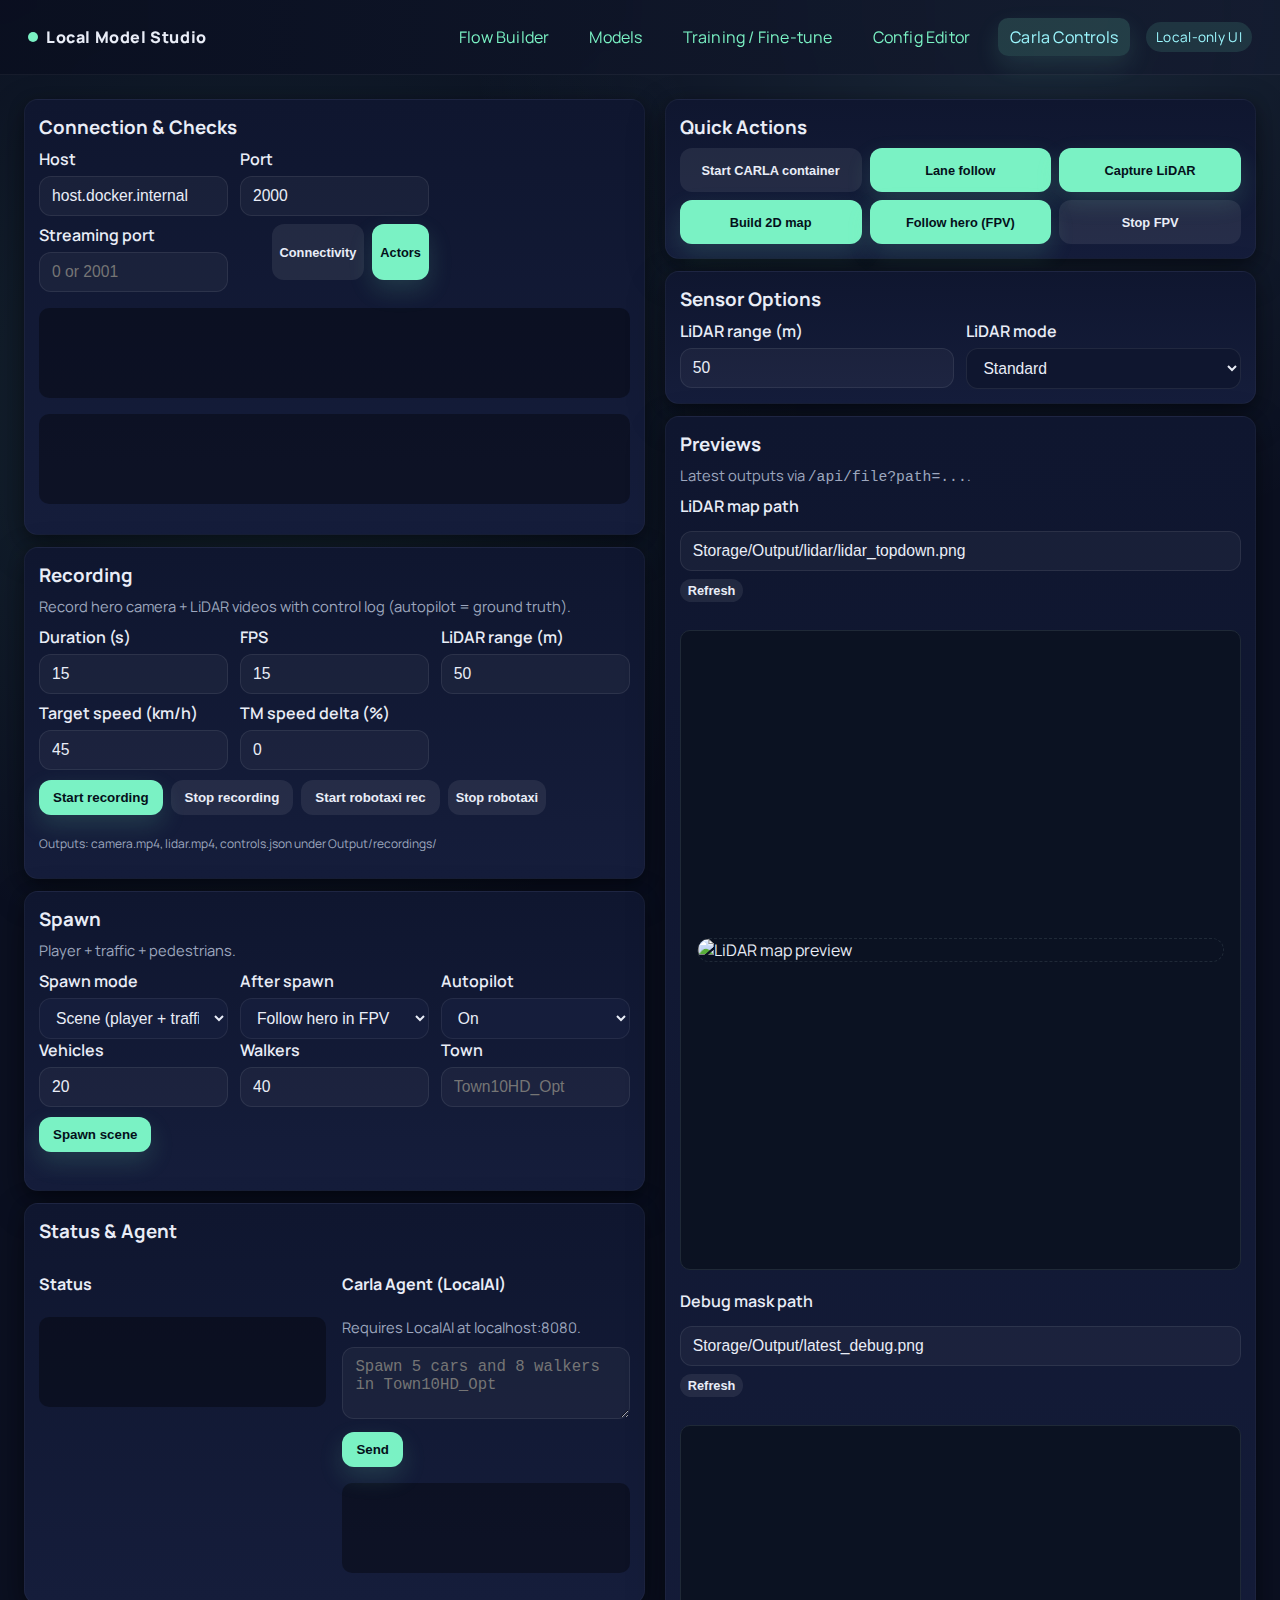
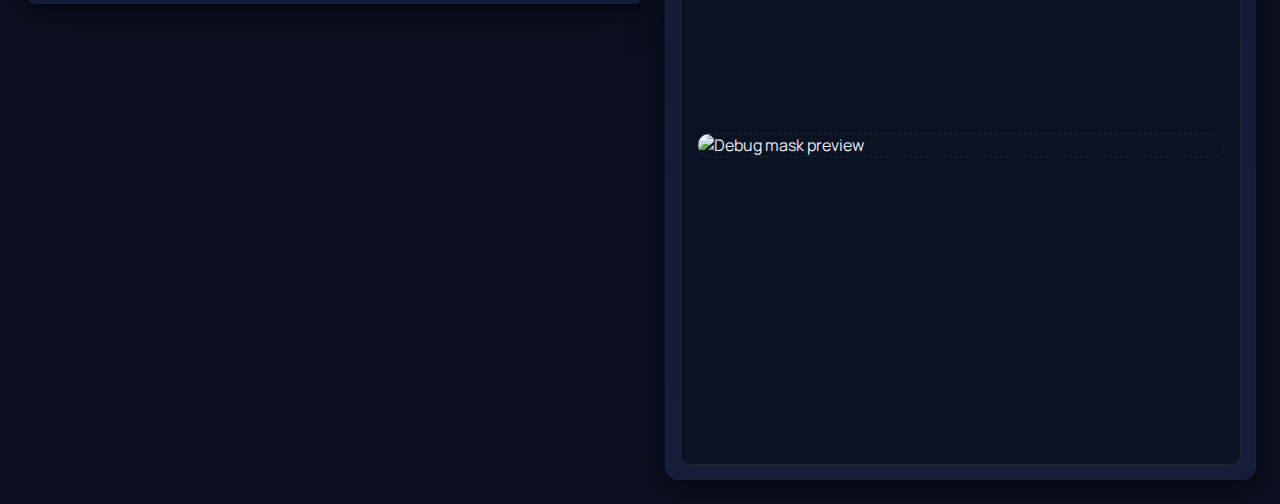
<file: WebUI/controls.html>
<!DOCTYPE html>
<html lang="en">
<head>
  <meta charset="UTF-8" />
  <meta name="viewport" content="width=device-width, initial-scale=1.0" />
  <title>Carla Controls</title>
  <link href="https://fonts.googleapis.com/css2?family=Manrope:wght@400;600;700;800&display=swap" rel="stylesheet" />
  <link rel="stylesheet" href="styles.css" />
</head>
<body>
  <header>
    <div class="brand"><div class="brand-dot"></div>Local Model Studio</div>
    <nav>
      <a href="index.html">Flow Builder</a>
      <a href="models.html">Models</a>
      <a href="training.html">Training / Fine-tune</a>
      <a href="configs.html">Config Editor</a>
      <a href="controls.html" class="active">Carla Controls</a>
      <span class="pill">Local-only UI</span>
    </nav>
  </header>
  <main class="page controls-layout">
    <section class="controls-columns">
      <div class="controls-col">
        <div class="card compact">
          <h3>Connection & Checks</h3>
          <div class="grid-2">
            <div>
              <label>Host</label>
              <input id="carla-host" value="host.docker.internal" />
            </div>
            <div>
              <label>Port</label>
              <input id="carla-port" type="number" value="2000" />
            </div>
          </div>
          <div class="grid-2" style="margin-top:8px;">
            <div>
              <label>Streaming port</label>
              <input id="carla-streaming-port" type="number" placeholder="0 or 2001" />
            </div>
            <div class="toolbar right">
              <button id="btn-connect-check" class="secondary tiny">Connectivity</button>
              <button id="btn-actor-counts" class="tiny">Actors</button>
            </div>
          </div>
          <pre id="connect-output" class="log mini"></pre>
          <pre id="actors-output" class="log mini"></pre>
        </div>

        <div class="card compact">
          <h3>Recording</h3>
          <p class="subtext">Record hero camera + LiDAR videos with control log (autopilot = ground truth).</p>
          <div class="grid-3 align-center">
            <div>
              <label>Duration (s)</label>
              <input id="rec-duration" type="number" min="1" value="15" />
            </div>
            <div>
              <label>FPS</label>
              <input id="rec-fps" type="number" min="1" value="15" />
            </div>
            <div>
              <label>LiDAR range (m)</label>
              <input id="rec-range" type="number" min="1" value="50" />
            </div>
          </div>
          <div class="grid-2 align-center" style="margin-top:8px;">
            <div>
              <label>Target speed (km/h)</label>
              <input id="robotaxi-speed" type="number" min="0" value="45" />
            </div>
            <div>
              <label>TM speed delta (%)</label>
              <input id="robotaxi-tm-diff" type="number" value="0" />
            </div>
          </div>
          <div class="toolbar space-between" style="margin-top:10px;">
            <div class="toolbar">
              <button id="btn-rec-start">Start recording</button>
              <button id="btn-rec-stop" class="secondary">Stop recording</button>
              <button id="btn-robotaxi-start" class="secondary">Start robotaxi rec</button>
              <button id="btn-robotaxi-stop" class="secondary tiny">Stop robotaxi</button>
            </div>
            <div class="muted note">Outputs: camera.mp4, lidar.mp4, controls.json under Output/recordings/</div>
          </div>
        </div>

        <div class="card compact">
          <h3>Spawn</h3>
          <p class="subtext">Player + traffic + pedestrians.</p>
          <div class="grid-3 align-center">
            <div>
              <label>Spawn mode</label>
              <select id="spawn-mode" class="compact-select">
                <option value="scene" selected>Scene (player + traffic)</option>
                <option value="hero_tm">Hero + TM traffic</option>
                <option value="hero_only">Hero only</option>
                <option value="hero_sensors">Hero with sensors</option>
                <option value="sensor_rig">Sensor rig (cam+lidar)</option>
              </select>
            </div>
            <div>
              <label>After spawn</label>
              <select id="follow-action" class="compact-select">
                <option value="none">Do nothing</option>
                <option value="follow_hero" selected>Follow hero in FPV</option>
              </select>
            </div>
            <div>
              <label>Autopilot</label>
              <select id="autopilot-select" class="compact-select">
                <option value="on" selected>On</option>
                <option value="off">Off</option>
              </select>
            </div>
          </div>
          <div class="grid-3">
            <div>
              <label>Vehicles</label>
              <input id="ctrl-vehicles" type="number" value="20" min="0" />
            </div>
            <div>
              <label>Walkers</label>
              <input id="ctrl-walkers" type="number" value="40" min="0" />
            </div>
            <div>
              <label>Town</label>
              <input id="ctrl-town" placeholder="Town10HD_Opt" />
            </div>
          </div>
          <div class="toolbar space-between" style="margin-top:10px;">
            <div class="toolbar">
              <button id="btn-spawn">Spawn scene</button>
            </div>
            <div></div>
          </div>
        </div>

        <div class="card compact">
          <h3>Status & Agent</h3>
          <div class="status-agent-row">
            <div class="status-box">
              <h4>Status</h4>
              <div class="log mini" id="ctrl-log"></div>
            </div>
            <div class="agent-box">
              <h4>Carla Agent (LocalAI)</h4>
              <p class="subtext">Requires LocalAI at localhost:8080.</p>
              <textarea id="agent-prompt" rows="2" placeholder="Spawn 5 cars and 8 walkers in Town10HD_Opt"></textarea>
              <div class="toolbar" style="margin-top:8px;">
                <button id="btn-agent-send">Send</button>
              </div>
              <pre id="agent-reply" class="log mini"></pre>
            </div>
          </div>
        </div>
      </div>

      <div class="controls-col">
        <div class="card compact">
          <h3>Quick Actions</h3>
          <div class="action-grid">
            <button id="btn-carla-start" class="secondary tiny">Start CARLA container</button>
            <button id="btn-lane" class="tiny">Lane follow</button>
            <button id="btn-lidar" class="tiny">Capture LiDAR</button>
            <button id="btn-map" class="tiny">Build 2D map</button>
            <button id="btn-follow-hero" class="tiny">Follow hero (FPV)</button>
            <button id="btn-stop-fpv" class="secondary tiny">Stop FPV</button>
          </div>
        </div>

        <div class="card compact">
          <h3>Sensor Options</h3>
          <div class="grid-2">
            <div>
              <label>LiDAR range (m)</label>
              <input id="lidar-range" type="number" value="50" min="1" step="1" />
            </div>
            <div>
              <label>LiDAR mode</label>
              <select id="lidar-mode">
                <option value="sensor.lidar.ray_cast" selected>Standard</option>
                <option value="sensor.lidar.ray_cast_semantic">Semantic</option>
              </select>
            </div>
          </div>
        </div>

        <div class="card compact wide-previews">
          <h3>Previews</h3>
          <p class="subtext">Latest outputs via <code>/api/file?path=...</code>.</p>
          <div class="preview-row">
            <div class="preview-block">
              <label>LiDAR map path</label>
              <div class="toolbar">
                <input id="preview-lidar-path" value="Storage/Output/lidar/lidar_topdown.png" />
                <button id="btn-preview-lidar" class="secondary tiny">Refresh</button>
              </div>
              <div class="node-output-preview large">
                <img id="preview-lidar-img" alt="LiDAR map preview" />
              </div>
            </div>
            <div class="preview-block">
              <label>Debug mask path</label>
              <div class="toolbar">
                <input id="preview-debug-path" value="Storage/Output/latest_debug.png" />
                <button id="btn-preview-debug" class="secondary tiny">Refresh</button>
              </div>
              <div class="node-output-preview large">
                <img id="preview-debug-img" alt="Debug mask preview" />
              </div>
            </div>
          </div>
        </div>
      </div>
    </section>
  </main>
  <script src="controls.js"></script>
</body>
</html>
</file>
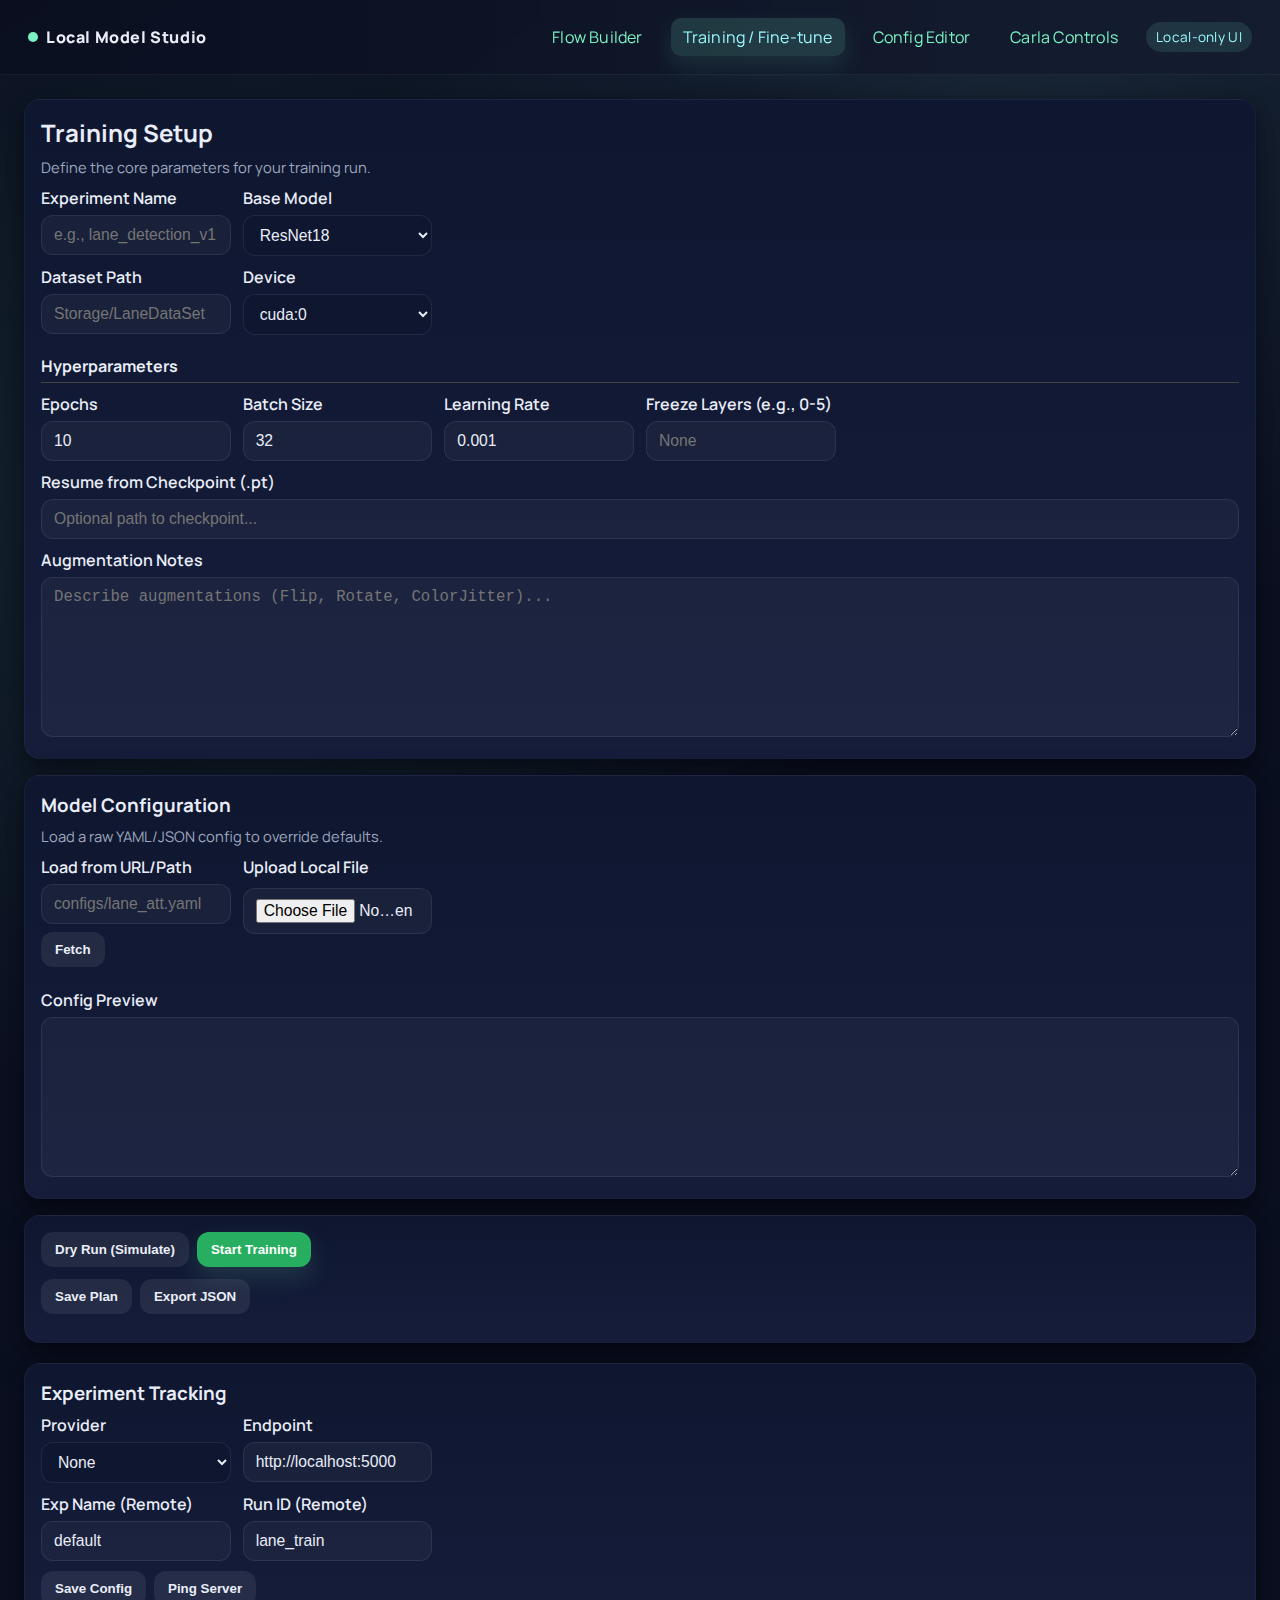
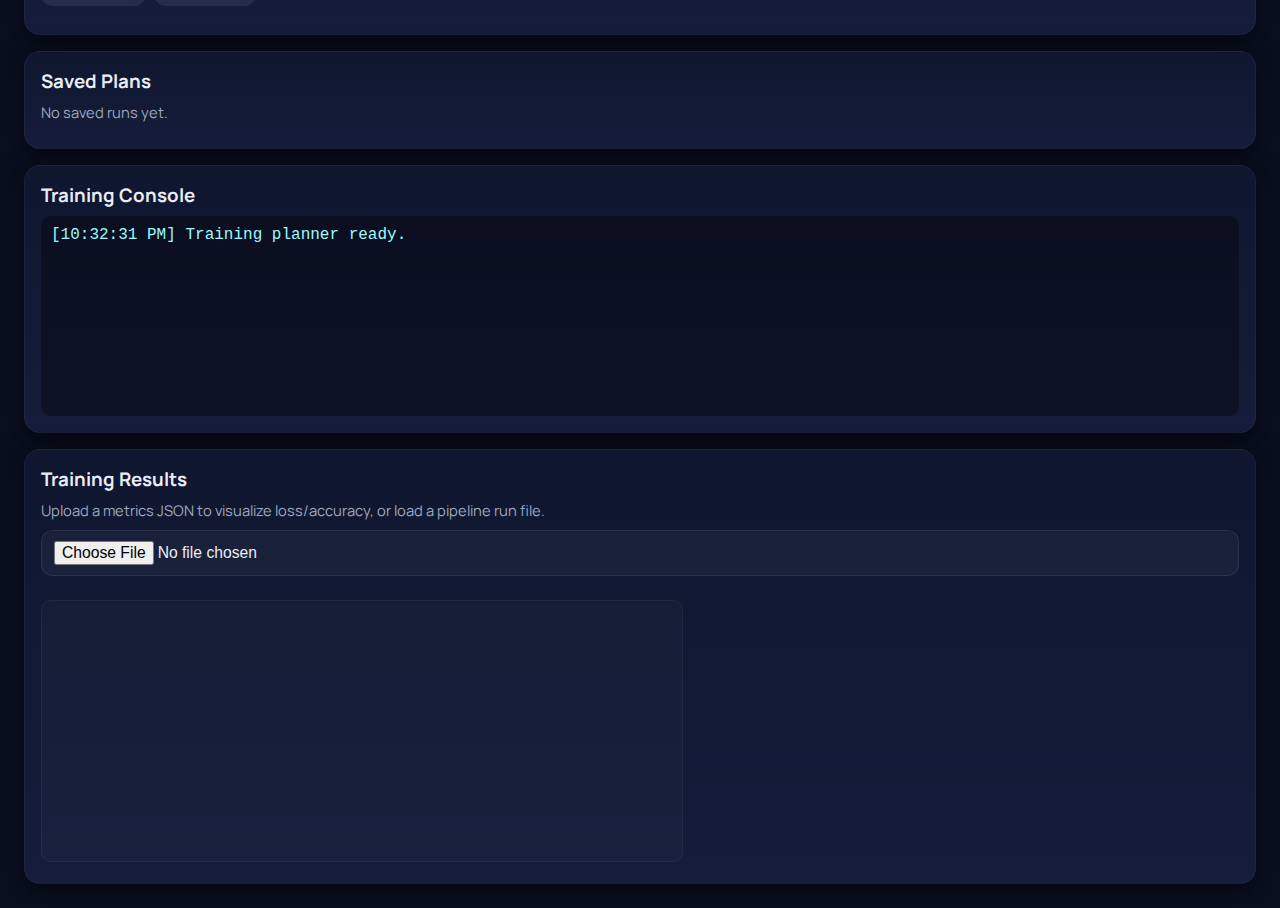
<file: WebUI/training.html>
<!DOCTYPE html>
<html lang="en">
<head>
  <meta charset="UTF-8" />
  <meta name="viewport" content="width=device-width, initial-scale=1.0" />
  <title>Training Station - Local Model Studio</title>
  <link href="https://fonts.googleapis.com/css2?family=Manrope:wght@400;600;700;800&display=swap" rel="stylesheet" />
  <link rel="stylesheet" href="styles.css" />
</head>
<body>

  <header>
    <div class="brand"><div class="brand-dot"></div>Local Model Studio</div>
    <nav>
      <a href="index.html">Flow Builder</a>
      <a href="training.html" class="active">Training / Fine-tune</a>
      <a href="configs.html">Config Editor</a>
      <a href="controls.html">Carla Controls</a>
      <span class="pill">Local-only UI</span>
    </nav>
  </header>

  <main class="page">
    <section class="stack">
      
      <div class="card">
        <h2>Training Setup</h2>
        <p class="subtext">Define the core parameters for your training run.</p>
        
        <div class="grid-2">
          <div>
            <label for="experiment-name">Experiment Name</label>
            <input id="experiment-name" type="text" placeholder="e.g., lane_detection_v1" />
          </div>
          <div>
            <label for="train-model">Base Model</label>
            <select id="train-model">
              <option value="resnet18">ResNet18</option>
              <option value="resnet34">ResNet34</option>
              <option value="yolov5s">YOLOv5s</option>
              <option value="custom">Custom Path...</option>
            </select>
          </div>
        </div>

        <div class="grid-2" style="margin-top: 10px;">
          <div>
            <label for="train-dataset">Dataset Path</label>
            <input id="train-dataset" type="text" placeholder="Storage/LaneDataSet" />
          </div>
          <div>
            <label for="device">Device</label>
            <select id="device">
              <option value="cuda:0">cuda:0</option>
              <option value="cpu">cpu</option>
              <option value="mps">mps (mac)</option>
            </select>
          </div>
        </div>

        <h4 style="margin-top: 20px; margin-bottom: 10px; border-bottom: 1px solid #444; padding-bottom: 5px;">Hyperparameters</h4>
        <div class="grid-2">
          <div>
            <label for="epochs">Epochs</label>
            <input id="epochs" type="number" value="10" />
          </div>
          <div>
            <label for="batch-size">Batch Size</label>
            <input id="batch-size" type="number" value="32" />
          </div>
          <div>
            <label for="lr">Learning Rate</label>
            <input id="lr" type="number" step="0.0001" value="0.001" />
          </div>
          <div>
            <label for="freeze">Freeze Layers (e.g., 0-5)</label>
            <input id="freeze" type="text" placeholder="None" />
          </div>
        </div>
        
        <div style="margin-top: 10px;">
           <label for="checkpoint">Resume from Checkpoint (.pt)</label>
           <input id="checkpoint" type="text" placeholder="Optional path to checkpoint..." />
        </div>

        <div style="margin-top: 10px;">
            <label for="augment-notes">Augmentation Notes</label>
            <textarea id="augment-notes" rows="2" placeholder="Describe augmentations (Flip, Rotate, ColorJitter)..."></textarea>
        </div>
      </div>

      <div class="card">
        <h3>Model Configuration</h3>
        <p class="subtext">Load a raw YAML/JSON config to override defaults.</p>
        
        <div class="grid-2">
            <div>
                <label for="config-path">Load from URL/Path</label>
                <div class="toolbar" style="margin-top: 4px;">
                    <input id="config-path" placeholder="configs/lane_att.yaml" />
                    <button id="load-config-path" class="secondary">Fetch</button>
                </div>
            </div>
            <div>
                <label for="config-file">Upload Local File</label>
                <input id="config-file" type="file" style="margin-top: 4px;" />
            </div>
        </div>

        <label for="config-preview" style="margin-top: 10px;">Config Preview</label>
        <textarea id="config-preview" rows="6" readonly style="font-family: monospace; color: #aaa;"></textarea>
      </div>

      <div class="card">
        <div class="toolbar">
            <button id="dryrun-btn" class="secondary">Dry Run (Simulate)</button>
            <button id="train-btn" style="background-color: #27ae60; color: white;">Start Training</button>
        </div>
        <div class="toolbar" style="margin-top: 10px;">
            <button id="save-train-btn" class="secondary">Save Plan</button>
            <button id="export-train-json" class="secondary">Export JSON</button>
        </div>
      </div>
    </section>

    <section class="stack">
      
      <div class="card">
        <h3>Experiment Tracking</h3>
        <div class="grid-2">
            <div>
                <label for="train-tracker-provider">Provider</label>
                <select id="train-tracker-provider">
                    <option value="none">None</option>
                    <option value="mlflow">MLflow</option>
                    <option value="clearml">ClearML</option>
                </select>
            </div>
            <div>
                <label for="train-tracker-endpoint">Endpoint</label>
                <input id="train-tracker-endpoint" value="http://localhost:5000" />
            </div>
        </div>
        <div class="grid-2" style="margin-top: 10px;">
            <div>
                <label for="train-tracker-experiment">Exp Name (Remote)</label>
                <input id="train-tracker-experiment" placeholder="default" />
            </div>
            <div>
                <label for="train-tracker-run">Run ID (Remote)</label>
                <input id="train-tracker-run" placeholder="auto" />
            </div>
        </div>
        <div class="toolbar" style="margin-top: 10px;">
            <button id="train-save-tracker" class="secondary">Save Config</button>
            <button id="train-ping-tracker" class="secondary">Ping Server</button>
        </div>
      </div>

      <div class="card">
        <h3>Saved Plans</h3>
        <div id="run-list" class="run-list-container">
            <p class="subtext">Loading plans...</p>
        </div>
      </div>

      <div class="card">
        <h3>Training Console</h3>
        <div class="log" id="train-log" style="height: 200px;">
            </div>
      </div>

      <div class="card">
        <h3>Training Results</h3>
        <p class="subtext">Upload a metrics JSON to visualize loss/accuracy, or load a pipeline run file.</p>
        <div class="toolbar">
          <input type="file" id="results-file" accept=".json" />
        </div>
        <div class="results-summary" id="results-summary"></div>
        <canvas id="results-chart" width="640" height="260" style="margin-top:12px; background: rgba(255,255,255,0.02); border-radius: 10px; border:1px solid rgba(255,255,255,0.05);"></canvas>
      </div>

    </section>
  </main>

  <script src="training.js"></script>
  <script>
    // Simple dev-mode live reload with opt-out and slower polling (silent).
    (function enableLiveReload() {
      const protocol = window.location.protocol;
      if (protocol !== "http:" && protocol !== "https:") return;
      if (!/localhost|127\.0\.0\.1/.test(window.location.host)) return;
      if (localStorage.getItem("liveReload") === "off") return;

      const assets = new Set([window.location.href]);
      ["link[rel=\"stylesheet\"]", "script[src]"].forEach((selector) => {
        document.querySelectorAll(selector).forEach((el) => {
          const ref = el.getAttribute(selector.startsWith("link") ? "href" : "src");
          if (!ref) return;
          const resolved = new URL(ref, window.location.href);
          if (resolved.origin === window.location.origin) assets.add(resolved.href);
        });
      });

      const knownTags = new Map();
      const checkForChange = async (url) => {
        try {
          const res = await fetch(url, { method: "HEAD", cache: "no-store" });
          if (!res.ok) return;
          const tag = res.headers.get("etag") || res.headers.get("last-modified") || res.headers.get("content-length");
          if (!tag) return;
          if (!knownTags.has(url)) {
            knownTags.set(url, tag);
            return;
          }
          if (knownTags.get(url) !== tag) window.location.reload();
        } catch (err) {}
      };

      setInterval(() => assets.forEach((url) => checkForChange(url)), 5000);
    })();
  </script>
</body>
</html>
</file>
<file: WebUI/styles.css>
:root {
  --bg: #0b1021;
  --panel: #0f162f;
  --panel-elevated: #151d3b;
  --accent: #7af2c4;
  --accent-strong: #9cf8ff;
  --text: #e9edf7;
  --muted: #9da7be;
  --danger: #ff7b7b;
  --shadow: 0 14px 38px rgba(0, 0, 0, 0.28), 0 4px 16px rgba(0, 0, 0, 0.32);
  font-family: "Manrope", "Segoe UI", system-ui, sans-serif;
}

* {
  box-sizing: border-box;
}

body {
  margin: 0;
  background: radial-gradient(circle at 20% 20%, rgba(122, 242, 196, 0.1), transparent 28%),
    radial-gradient(circle at 80% 0%, rgba(156, 248, 255, 0.1), transparent 24%),
    var(--bg);
  color: var(--text);
  min-height: 100vh;
  -webkit-font-smoothing: antialiased;
}

a {
  color: var(--accent);
  text-decoration: none;
}

header {
  display: flex;
  align-items: center;
  justify-content: space-between;
  padding: 18px 28px;
  background: linear-gradient(90deg, rgba(10, 15, 32, 0.9), rgba(20, 28, 48, 0.85));
  border-bottom: 1px solid rgba(255, 255, 255, 0.05);
  backdrop-filter: blur(12px);
  position: sticky;
  top: 0;
  z-index: 10;
}

.brand {
  font-weight: 800;
  letter-spacing: 0.6px;
  display: flex;
  gap: 8px;
  align-items: center;
}

.brand-dot {
  width: 10px;
  height: 10px;
  background: var(--accent);
  border-radius: 50%;
}

nav {
  display: flex;
  gap: 16px;
  align-items: center;
}

nav a {
  padding: 8px 12px;
  border-radius: 10px;
  transition: all 160ms ease;
  letter-spacing: 0.2px;
}

nav a:hover,
nav a.active {
  background: rgba(122, 242, 196, 0.16);
  color: var(--accent-strong);
  box-shadow: 0 10px 24px rgba(122, 242, 196, 0.12);
}

.page {
  padding: 24px;
  display: grid;
  grid-template-columns: 1fr;
  gap: 20px;
  align-items: start;
}

.page > *:only-child {
  grid-column: 1 / -1;
}

.controls-layout {
  width: 100%;
  max-width: none;
  margin: 0;
}

.controls-columns {
  display: grid;
  grid-template-columns: 1.05fr 1fr;
  gap: 20px;
}

.wide-row {
  grid-template-columns: 1fr 1fr;
  align-items: start;
}

.status-agent-row {
  display: grid;
  grid-template-columns: 1fr 1fr;
  gap: 16px;
  align-items: start;
}

.status-box .log {
  height: 160px;
}

.agent-box textarea {
  width: 100%;
  min-height: 72px;
}

.agent-box .log {
  height: 140px;
}

.controls-col {
  display: flex;
  flex-direction: column;
  gap: 12px;
}

.preview-row {
  display: grid;
  grid-template-columns: repeat(auto-fit, minmax(480px, 1fr));
  gap: 20px;
}

.preview-block {
  display: flex;
  flex-direction: column;
  gap: 8px;
}

.stack {
  display: flex;
  flex-direction: column;
  gap: 16px;
}

.card {
  background: linear-gradient(180deg, var(--panel) 0%, var(--panel-elevated) 100%);
  border: 1px solid rgba(255, 255, 255, 0.04);
  border-radius: 16px;
  box-shadow: var(--shadow);
  padding: 16px;
}

.card.compact {
  padding: 14px;
  border-radius: 14px;
}

.card.luxe {
  background: linear-gradient(180deg, rgba(15, 25, 50, 0.9) 0%, rgba(11, 17, 34, 0.92) 100%);
  border: 1px solid rgba(122, 242, 196, 0.08);
  box-shadow: 0 16px 38px rgba(0, 0, 0, 0.35), inset 0 1px 0 rgba(255, 255, 255, 0.03);
}

.card h2,
.card h3 {
  margin: 0 0 8px 0;
  font-weight: 700;
}

.subtext {
  color: var(--muted);
  font-size: 0.92rem;
  margin: 0 0 10px 0;
}

.pill {
  display: inline-flex;
  align-items: center;
  gap: 6px;
  padding: 6px 10px;
  border-radius: 999px;
  background: rgba(122, 242, 196, 0.12);
  color: var(--accent-strong);
  font-size: 0.85rem;
  letter-spacing: 0.3px;
}

button,
.btn {
  background: var(--accent);
  color: #04101a;
  border: none;
  border-radius: 12px;
  padding: 10px 14px;
  font-weight: 700;
  cursor: pointer;
  transition: transform 120ms ease, box-shadow 120ms ease;
  box-shadow: 0 10px 24px rgba(122, 242, 196, 0.15);
}

button:hover,
.btn:hover {
  transform: translateY(-1px);
  box-shadow: 0 12px 28px rgba(122, 242, 196, 0.22);
}

button.secondary {
  background: rgba(255, 255, 255, 0.08);
  color: var(--text);
  box-shadow: none;
}

label {
  font-weight: 600;
  display: block;
  margin-bottom: 6px;
}

input,
select,
textarea {
  width: 100%;
  background: rgba(255, 255, 255, 0.04);
  border: 1px solid rgba(255, 255, 255, 0.08);
  color: var(--text);
  border-radius: 12px;
  padding: 10px 12px;
  font-size: 0.98rem;
  transition: border 120ms ease, box-shadow 120ms ease;
}

select {
  color: var(--text);
  background: var(--panel);
}

.pill-input {
  background: rgba(255, 255, 255, 0.06);
  border: 1px solid rgba(255, 255, 255, 0.12);
  border-radius: 999px;
  padding-inline: 14px;
}

.fancy-toolbar {
  background: rgba(255, 255, 255, 0.02);
  border-radius: 12px;
  padding: 8px;
}

.luxe-grid .model-card {
  border: 1px solid rgba(255, 255, 255, 0.06);
}

.luxe-grid .model-card.active {
  border-color: rgba(122, 242, 196, 0.9);
  background: rgba(122, 242, 196, 0.12);
}

option {
  color: var(--text);
  background: var(--panel);
}

textarea {
  min-height: 160px;
  font-family: ui-monospace, SFMono-Regular, Consolas, "Liberation Mono", monospace;
  resize: vertical;
}

input:focus,
select:focus,
textarea:focus {
  outline: none;
  border-color: rgba(122, 242, 196, 0.6);
  box-shadow: 0 0 0 3px rgba(122, 242, 196, 0.15);
}

.models {
  display: grid;
  grid-template-columns: repeat(auto-fill, minmax(160px, 1fr));
  gap: 12px;
}

.model-card {
  padding: 12px;
  border-radius: 12px;
  background: rgba(255, 255, 255, 0.03);
  border: 1px solid rgba(255, 255, 255, 0.05);
  cursor: pointer;
  transition: all 120ms ease;
  min-height: 106px;
}

.model-card:hover {
  border-color: rgba(122, 242, 196, 0.5);
  transform: translateY(-2px);
}

.model-card.active {
  border-color: var(--accent);
  background: rgba(122, 242, 196, 0.09);
}

.badge {
  display: inline-block;
  padding: 3px 8px;
  background: rgba(255, 255, 255, 0.08);
  border-radius: 8px;
  color: var(--muted);
  font-size: 0.78rem;
  margin-right: 6px;
}

.grid-2 {
  display: grid;
  grid-template-columns: repeat(auto-fill, minmax(180px, 1fr));
  gap: 12px;
}

.toolbar {
  display: flex;
  flex-wrap: wrap;
  gap: 8px;
  margin-bottom: 12px;
}

.toolbar .secondary {
  box-shadow: none;
}

.toolbar input[type="search"],
.toolbar input[type="text"] {
  flex: 1;
  min-width: 220px;
}

.palette {
  display: flex;
  flex-wrap: wrap;
  gap: 10px;
  margin: 6px 0 10px 0;
}

.palette-item {
  padding: 10px 14px;
  border-radius: 10px;
  background: rgba(255, 255, 255, 0.04);
  border: 1px dashed rgba(255, 255, 255, 0.25);
  color: var(--text);
  cursor: grab;
  user-select: none;
  transition: transform 0.1s ease, border-color 0.1s ease, background 0.1s ease;
}

.palette-item:active {
  cursor: grabbing;
}

.palette-item:hover {
  border-color: rgba(122, 242, 196, 0.7);
  background: rgba(122, 242, 196, 0.08);
  transform: translateY(-1px);
}

.graph-wrapper {
  position: relative;
  min-height: 480px;
  background: rgba(255, 255, 255, 0.02);
  border-radius: 16px;
  border: 1px solid rgba(255, 255, 255, 0.05);
  overflow: hidden;
  user-select: none;
}

.graph-canvas {
  position: relative;
  width: 100%;
  min-height: 480px;
  z-index: 3;
  transition: background 0.15s ease, border 0.15s ease;
}

.graph-canvas.drop-hover {
  background: rgba(122, 242, 196, 0.08);
  border: 1px dashed rgba(122, 242, 196, 0.5);
}

.node {
  position: absolute;
  min-width: 180px;
  padding: 12px;
  border-radius: 12px;
  background: linear-gradient(160deg, rgba(122, 242, 196, 0.16), rgba(156, 248, 255, 0.12));
  border: 1px solid rgba(122, 242, 196, 0.4);
  box-shadow: 0 10px 24px rgba(0, 0, 0, 0.35);
  cursor: grab;
  touch-action: none;
  z-index: 5;
}

.node-connector {
  background: linear-gradient(160deg, rgba(255, 196, 86, 0.14), rgba(255, 227, 160, 0.1));
  border-color: rgba(255, 196, 86, 0.5);
}

.node h4 {
  margin: 0 0 6px 0;
  display: flex;
  justify-content: space-between;
  align-items: center;
}

.node .type {
  font-size: 0.82rem;
  color: var(--bg);
  background: rgba(255, 255, 255, 0.76);
  padding: 3px 8px;
  border-radius: 8px;
  display: inline-block;
}

.node-remove {
  display: inline-flex;
  align-items: center;
  justify-content: center;
  background: rgba(255, 123, 123, 0.9);
  color: #0b1021;
  border: 1px solid rgba(255, 255, 255, 0.25);
  border-radius: 50%;
  cursor: pointer;
  font-size: 12px;
  padding: 4px;
  line-height: 1;
  width: 22px;
  height: 22px;
  box-shadow: 0 6px 14px rgba(0, 0, 0, 0.25);
  margin-left: 8px;
  z-index: 7;
  pointer-events: all;
}

.node-remove:hover {
  background: rgba(255, 166, 166, 1);
  border-color: rgba(255, 166, 166, 0.9);
}

.connectors {
  display: flex;
  justify-content: space-between;
  align-items: center;
  gap: 24px;
  margin-top: 8px;
  position: relative;
  padding: 0 6px;
}

.connectors-out-only {
  justify-content: flex-end;
  padding-right: 6px;
  gap: 10px;
}

.connectors-in-only {
  justify-content: flex-start;
  padding-left: 6px;
  gap: 10px;
}

.connectors-dual {
  justify-content: space-between;
}

.connector {
  width: 18px;
  height: 18px;
  border-radius: 50%;
  background: var(--panel);
  border: 2px solid var(--accent);
  cursor: crosshair;
  transition: transform 100ms ease, box-shadow 120ms ease;
}

.connector[data-role="out"] {
  box-shadow: 0 0 0 2px rgba(122, 242, 196, 0.25);
}

.connector[data-role="in"] {
  box-shadow: 0 0 0 2px rgba(156, 248, 255, 0.25);
}

.connector:hover {
  transform: scale(1.05);
  box-shadow: 0 0 0 3px rgba(122, 242, 196, 0.2);
}

.connector.active {
  box-shadow: 0 0 0 4px rgba(122, 242, 196, 0.35);
  background: rgba(122, 242, 196, 0.2);
}

.node-control {
  margin-top: 8px;
}

.node-control-row {
  display: flex;
  align-items: center;
  gap: 6px;
}

.node-control-row input {
  flex: 1;
  min-width: 140px;
  padding: 8px 10px;
  font-size: 0.88rem;
}

.node-control-row button {
  padding: 6px 10px;
}

.link-layer {
  position: absolute;
  inset: 0;
  width: 100%;
  height: 100%;
  display: block;
  pointer-events: none; /* children opt-in */
  z-index: 5; /* above nodes so delete handles are clickable */
}

.link-path {
  fill: none;
  stroke: var(--accent-strong); /* fallback if gradient is unavailable */
  stroke-width: 5;
  stroke-linecap: round;
  filter: drop-shadow(0 0 6px rgba(156, 248, 255, 0.5));
  pointer-events: none; /* don't block node interactions */
}

.link-layer.gradient-ready .link-path {
  stroke: url(#grad);
}

.link-delete {
  fill: rgba(255, 123, 123, 0.9);
  stroke: rgba(0, 0, 0, 0.35);
  stroke-width: 1.2;
  cursor: pointer;
  filter: drop-shadow(0 0 8px rgba(255, 123, 123, 0.6));
  pointer-events: all;
  z-index: 6;
}

.link-delete:hover {
  fill: rgba(255, 166, 166, 0.95);
}

.link-delete-label {
  fill: #0b1021;
  font-size: 12px;
  font-weight: 800;
  pointer-events: all;
  text-anchor: middle;
  dominant-baseline: central;
}

.link-delete-hit {
  cursor: pointer;
  pointer-events: all;
}

.link-hit {
  fill: none;
  stroke: transparent;
  stroke-width: 22;
  pointer-events: none; /* avoid blocking; deletion handled via dedicated controls */
}

.link-path.selected {
  stroke: rgba(255, 196, 86, 0.9);
  filter: drop-shadow(0 0 10px rgba(255, 196, 86, 0.7));
}

.link-dot {
  fill: #7af2c4;
  opacity: 0.85;
  animation: pulse 1.4s ease-in-out infinite;
}

@keyframes pulse {
  0% {
    transform: scale(0.95);
    opacity: 0.6;
  }
  50% {
    transform: scale(1.08);
    opacity: 0.95;
  }
  100% {
    transform: scale(0.95);
    opacity: 0.6;
  }
}

.log {
  background: rgba(0, 0, 0, 0.35);
  padding: 10px;
  border-radius: 10px;
  font-family: ui-monospace, SFMono-Regular, Consolas, monospace;
  color: var(--accent-strong);
  height: 140px;
  overflow: auto;
}

.log.mini {
  height: 90px;
}

.results-summary {
  color: var(--muted);
  font-size: 0.95rem;
  display: flex;
  flex-wrap: wrap;
  gap: 12px;
}

.preview-grid {
  display: grid;
  grid-template-columns: repeat(auto-fit, minmax(240px, 1fr));
  gap: 12px;
  align-items: stretch;
}

.preview-box {
  background: linear-gradient(145deg, #0f172a, #111827);
  border: 1px solid #1f2937;
  border-radius: 12px;
  padding: 10px;
  min-height: 240px;
  display: flex;
  flex-direction: column;
  gap: 8px;
}

.preview-box img {
  width: 100%;
  height: 100%;
  max-height: 360px;
  object-fit: contain;
  background: #0b1222;
  border-radius: 8px;
  border: 1px dashed #1f2937;
}

.preview-label {
  font-size: 12px;
  letter-spacing: 0.5px;
  color: #a5b4fc;
  text-transform: uppercase;
}

.status-bar {
  display: flex;
  flex-wrap: wrap;
  gap: 10px;
  align-items: center;
  margin: 8px 0 4px 0;
}

.node-inline-preview {
  margin-top: 8px;
  border-radius: 8px;
  border: 1px solid #1f2937;
  background: #0b1222;
  padding: 4px;
  display: none;
}

.node-inline-preview.visible {
  display: block;
}

.node-inline-preview img {
  width: 100%;
  max-height: 120px;
  object-fit: contain;
  border-radius: 6px;
  border: 1px dashed #1f2937;
}

.node-output-preview {
  margin-top: 8px;
  border-radius: 10px;
  border: 1px solid #1f2937;
  background: #0b1222;
  padding: 16px;
  min-height: 520px;
  display: flex;
  align-items: center;
  justify-content: center;
  flex-direction: column;
  gap: 6px;
}

.node-output-preview.large {
  min-height: 640px;
}

.node-output-preview img {
  width: 100%;
  max-height: 1100px;
  object-fit: contain;
  border-radius: 12px;
  border: 1px dashed #1f2937;
}

.node-output-preview .preview-placeholder {
  color: var(--muted);
  font-size: 12px;
  letter-spacing: 0.4px;
}

.grid-3 {
  display: grid;
  grid-template-columns: repeat(auto-fill, minmax(180px, 1fr));
  gap: 12px;
}

.node-mode-single.hidden,
.node-mode-folder.hidden {
  display: none;
}

.status-pill {
  padding: 8px 12px;
  border-radius: 10px;
  background: rgba(255, 255, 255, 0.06);
  border: 1px solid rgba(255, 255, 255, 0.08);
  font-size: 0.9rem;
  color: var(--muted);
}

.status-pill.good {
  border-color: rgba(122, 242, 196, 0.6);
  color: var(--accent-strong);
}

.status-pill.warn {
  border-color: rgba(255, 196, 86, 0.6);
  color: #ffd28c;
}

.status-pill.bad {
  border-color: rgba(255, 123, 123, 0.6);
  color: var(--danger);
}

.split {
  display: grid;
  grid-template-columns: 1.1fr 1fr;
  gap: 16px;
}

.tree {
  background: rgba(255, 255, 255, 0.02);
  border-radius: 12px;
  border: 1px solid rgba(255, 255, 255, 0.05);
  padding: 8px 10px;
}

.tree-node {
  margin-left: 10px;
}

.tree-row {
  display: flex;
  justify-content: space-between;
  align-items: center;
  gap: 10px;
  padding: 6px 8px;
  margin: 4px 0;
  background: rgba(255, 255, 255, 0.02);
  border: 1px solid rgba(255, 255, 255, 0.04);
  border-radius: 10px;
}

.tree-label {
  display: flex;
  align-items: center;
  gap: 8px;
  font-weight: 600;
  cursor: pointer;
}

.caret {
  display: inline-block;
  width: 10px;
  height: 10px;
  border-top: 2px solid var(--muted);
  border-right: 2px solid var(--muted);
  transform: rotate(45deg);
  transition: transform 120ms ease;
}

.caret.open {
  transform: rotate(135deg);
}

.tree-controls {
  display: flex;
  align-items: center;
  gap: 8px;
}

.tree-controls input[type="text"],
.tree-controls input[type="number"] {
  min-width: 120px;
  padding: 6px 8px;
}

.pill.micro {
  padding: 4px 8px;
  font-size: 0.8rem;
}

button.tiny,
.secondary.tiny {
  padding: 4px 8px;
  font-size: 0.8rem;
}

.action-grid {
  display: grid;
  grid-template-columns: repeat(auto-fit, minmax(160px, 1fr));
  gap: 8px;
}

.action-grid button {
  height: 44px;
}

.compact-select {
  width: 100%;
  padding: 10px 12px;
  border-radius: 12px;
  background: var(--panel-elevated);
  border: 1px solid rgba(255, 255, 255, 0.07);
  color: var(--text);
}

.align-center {
  align-items: center;
}

.toggle-chip {
  display: inline-flex;
  align-items: center;
  gap: 10px;
  padding: 8px 12px;
  background: rgba(255, 255, 255, 0.04);
  border-radius: 12px;
  color: var(--muted);
  font-size: 13px;
  height: 100%;
}
.toggle-chip input {
  accent-color: var(--accent);
}

.toolbar.right {
  justify-content: flex-end;
}

.toolbar.space-between {
  justify-content: space-between;
}

.tree-shell {
  position: relative;
  max-height: 620px;
  min-width: 420px;
  overflow: auto;
  border-radius: 12px;
  border: 1px solid rgba(255, 255, 255, 0.05);
  background: linear-gradient(180deg, rgba(255, 255, 255, 0.02), rgba(255, 255, 255, 0.01));
  cursor: grab;
  resize: horizontal;
}

.tree-shell.panning {
  cursor: grabbing;
}

.muted.note {
  color: var(--muted);
  font-size: 12px;
}

.tree-drag-hint {
  position: sticky;
  bottom: 6px;
  right: 6px;
  display: inline-flex;
  align-items: center;
  gap: 6px;
  padding: 4px 8px;
  border-radius: 999px;
  background: rgba(255, 255, 255, 0.04);
  color: var(--muted);
  font-size: 0.82rem;
  float: right;
}

@media (max-width: 1080px) {
  .page {
    grid-template-columns: 1fr;
  }
  .split {
    grid-template-columns: 1fr;
  }

  .controls-columns {
    grid-template-columns: 1fr;
  }
}
</file>
